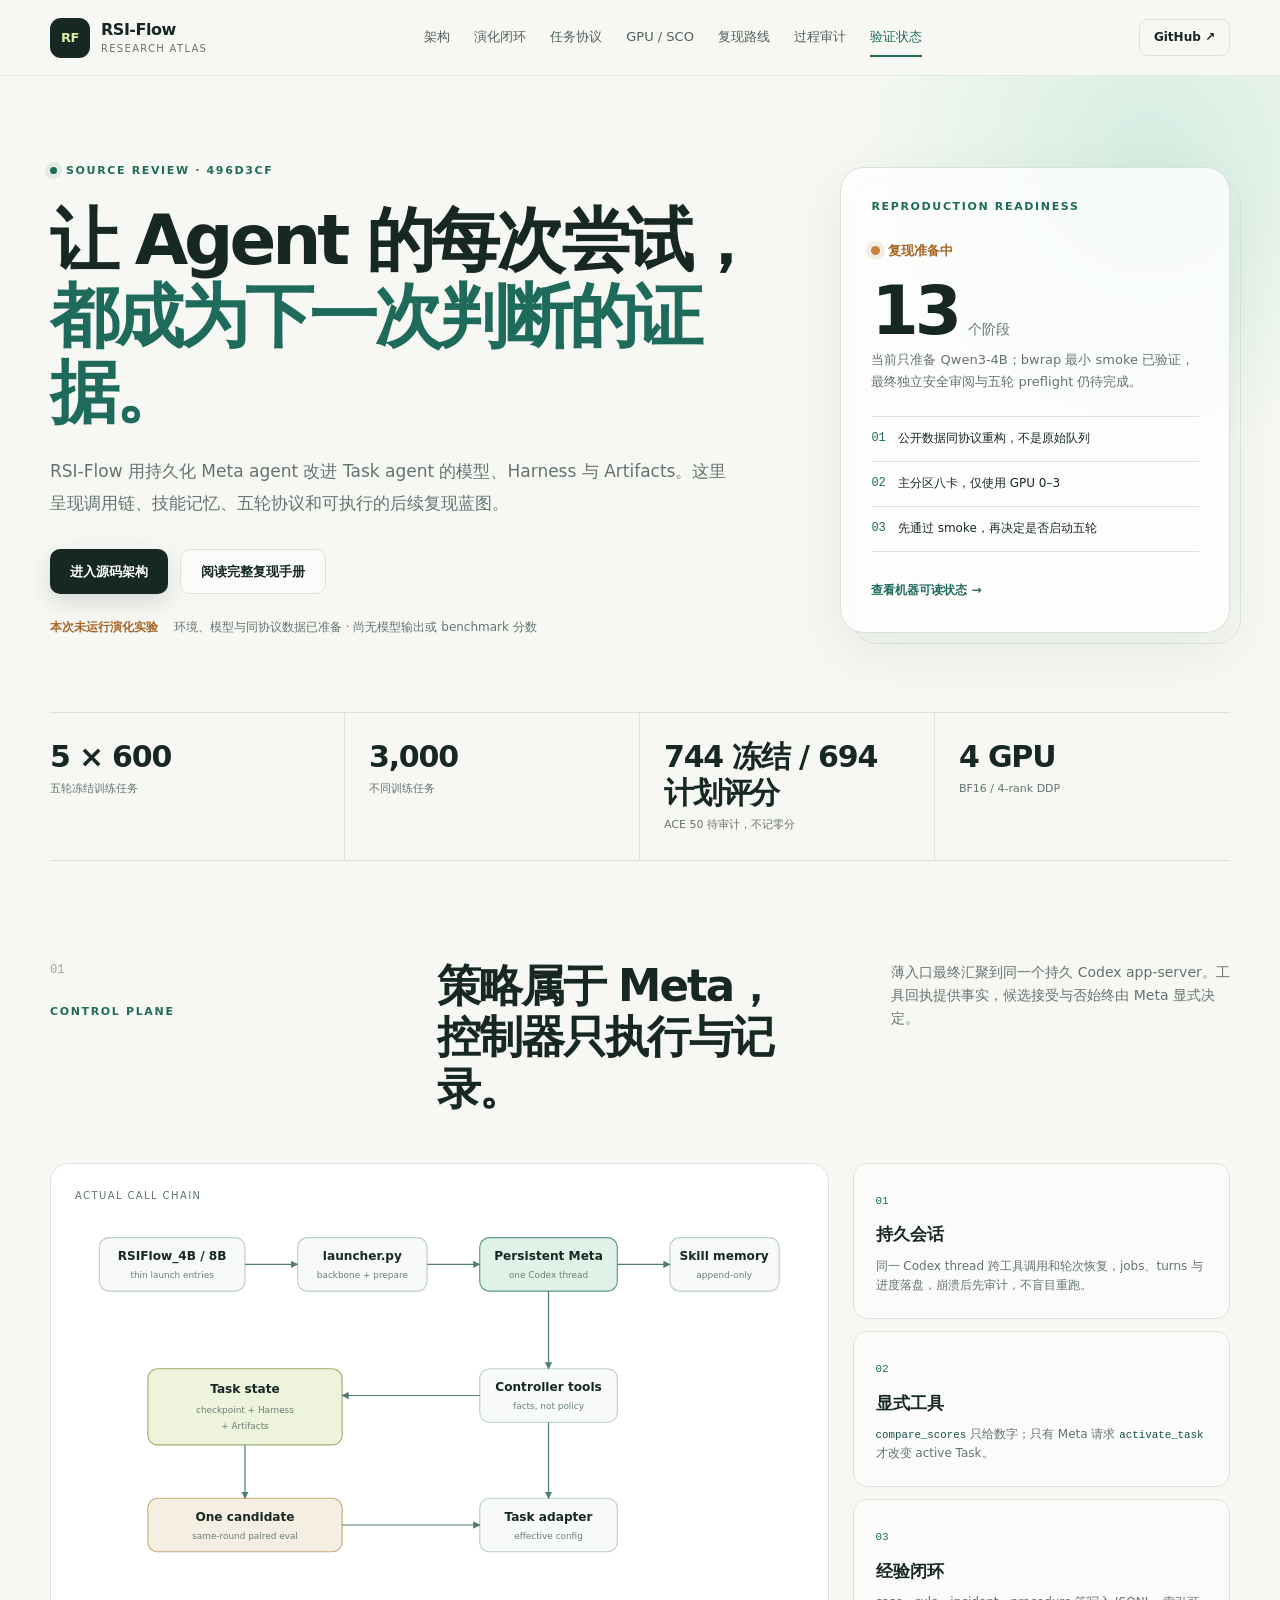
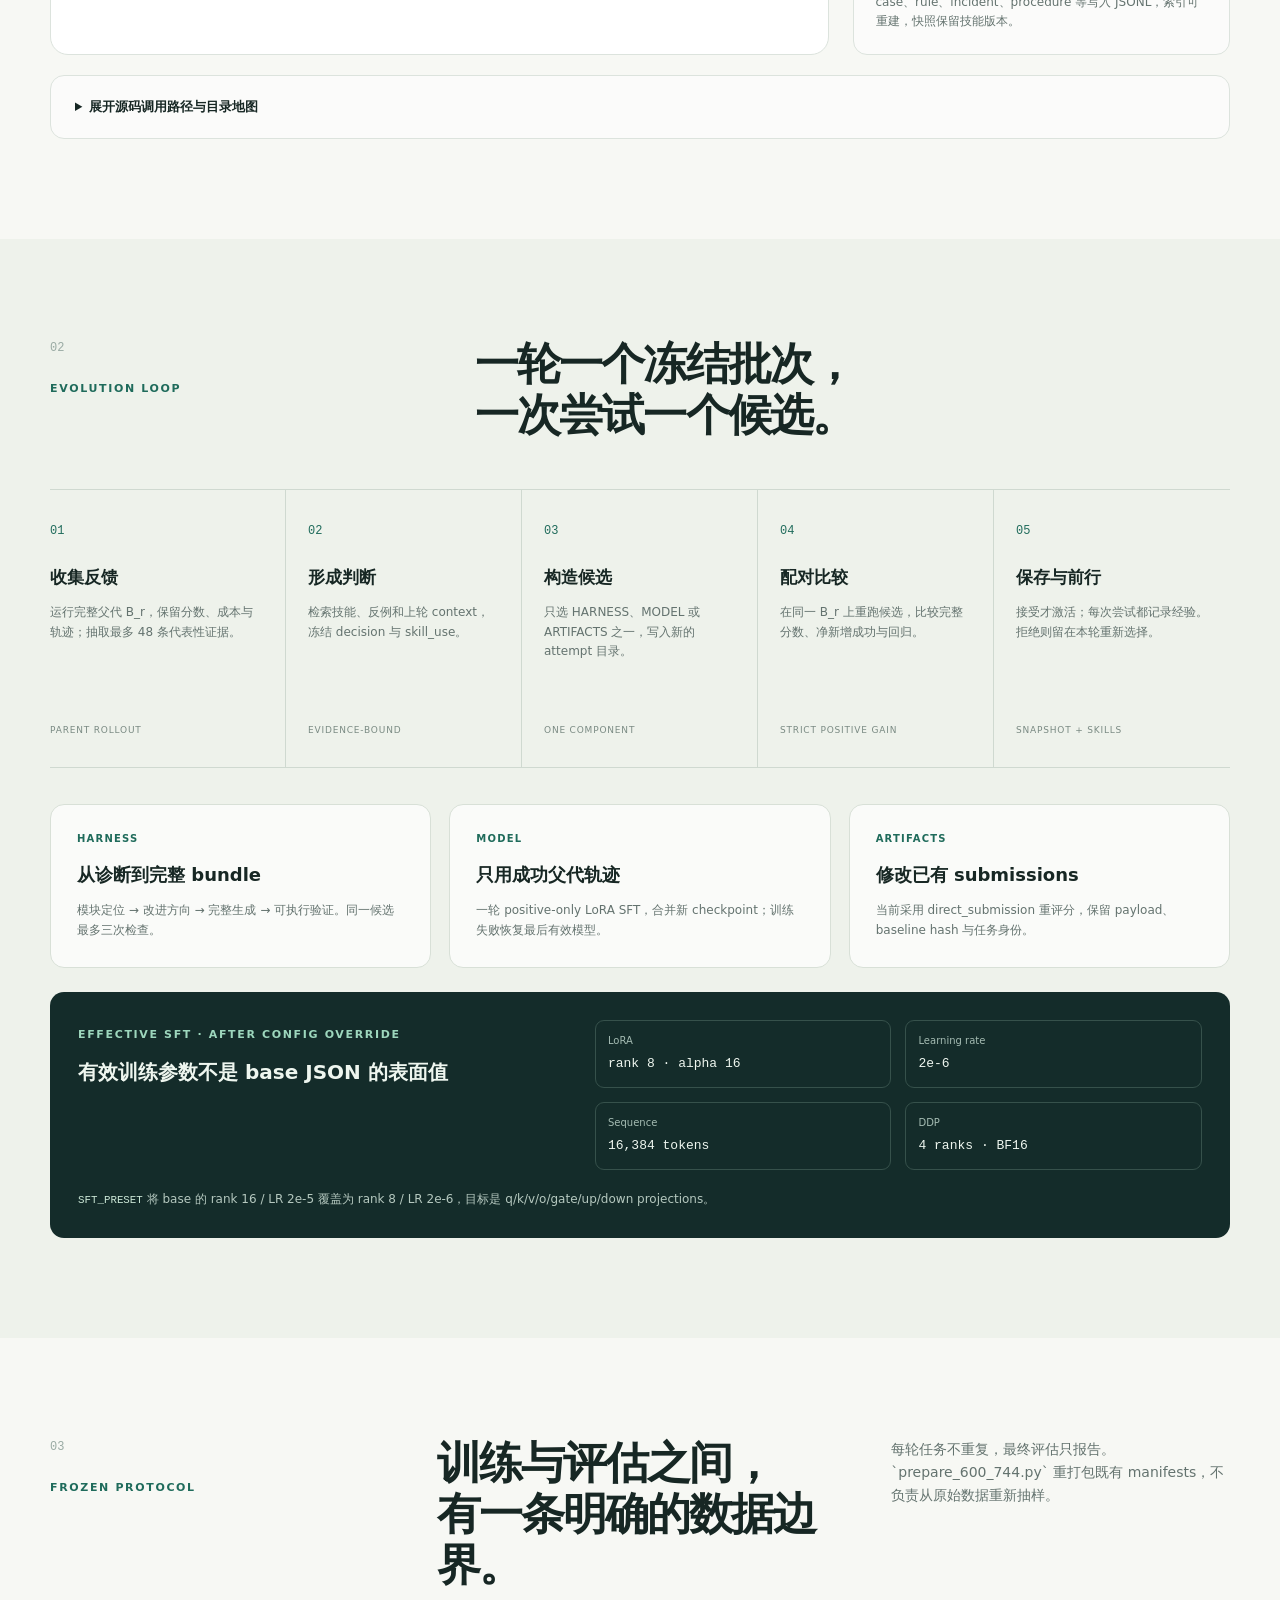
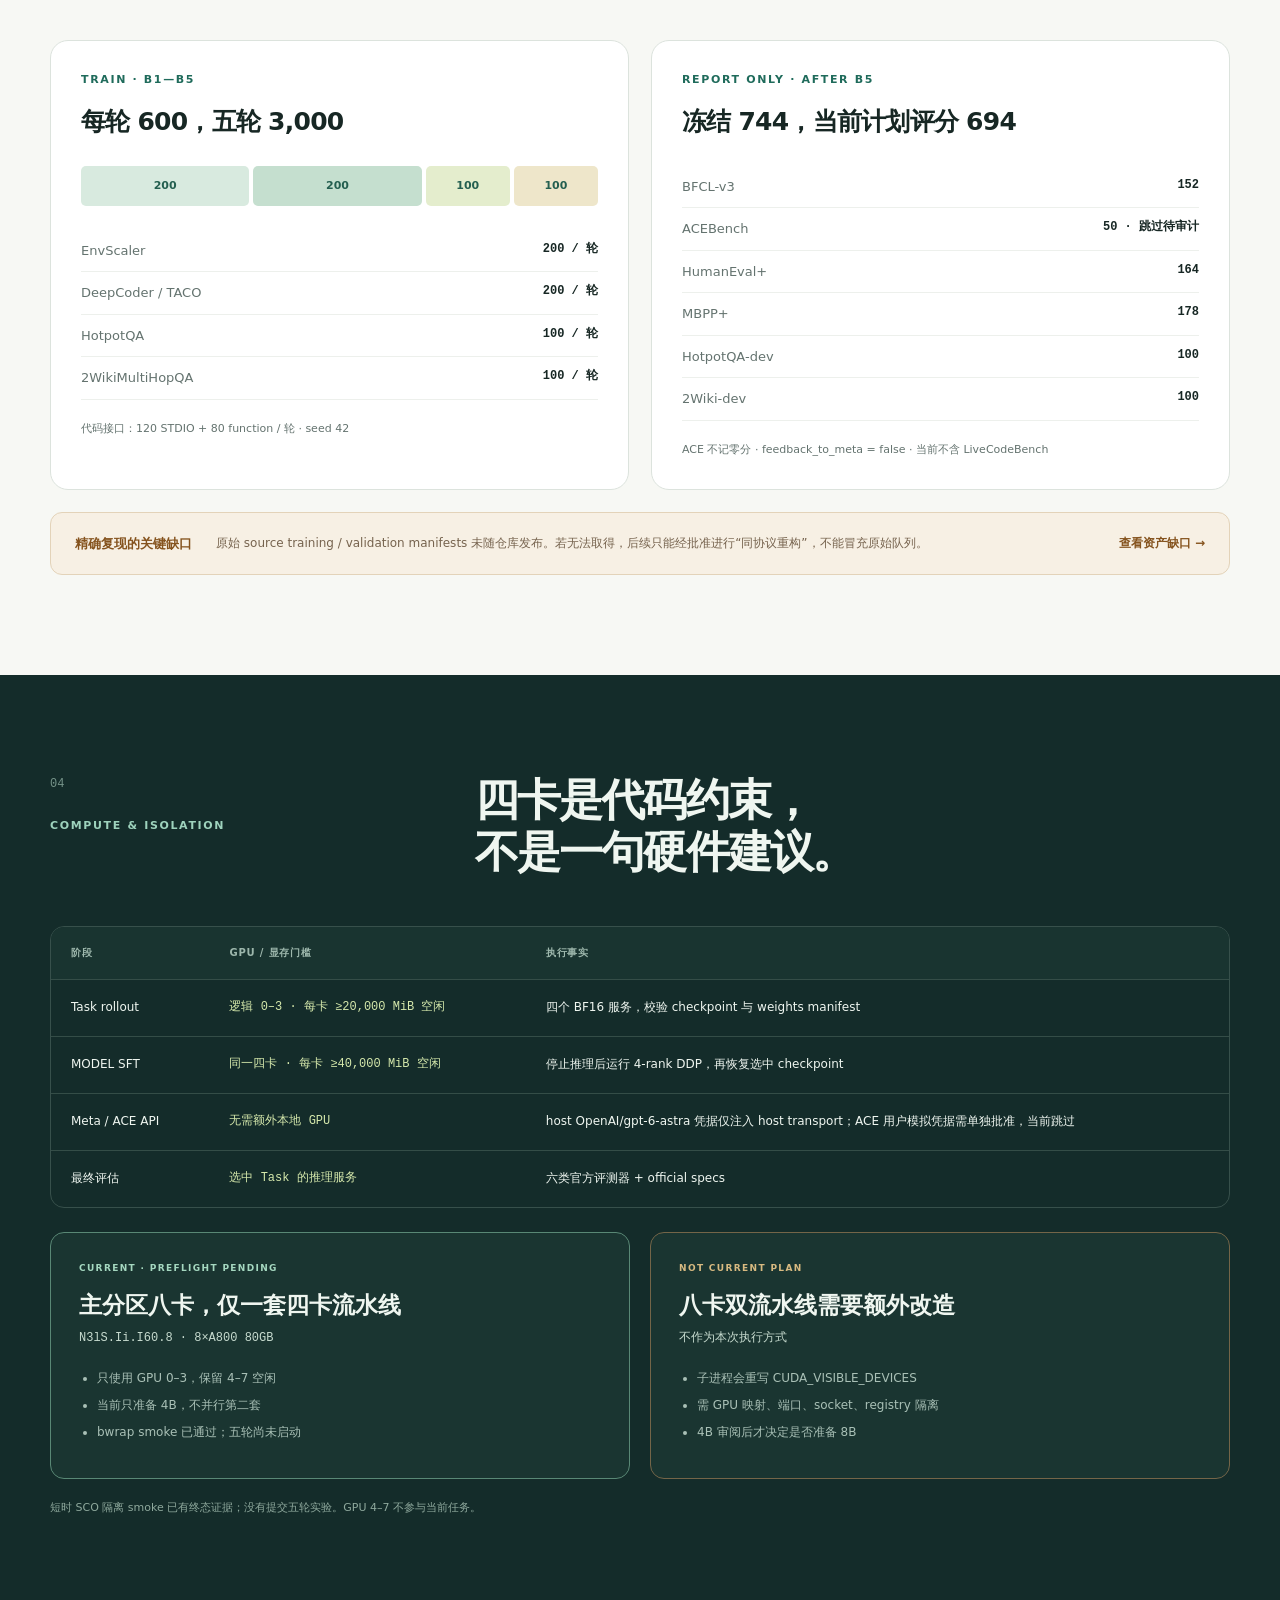
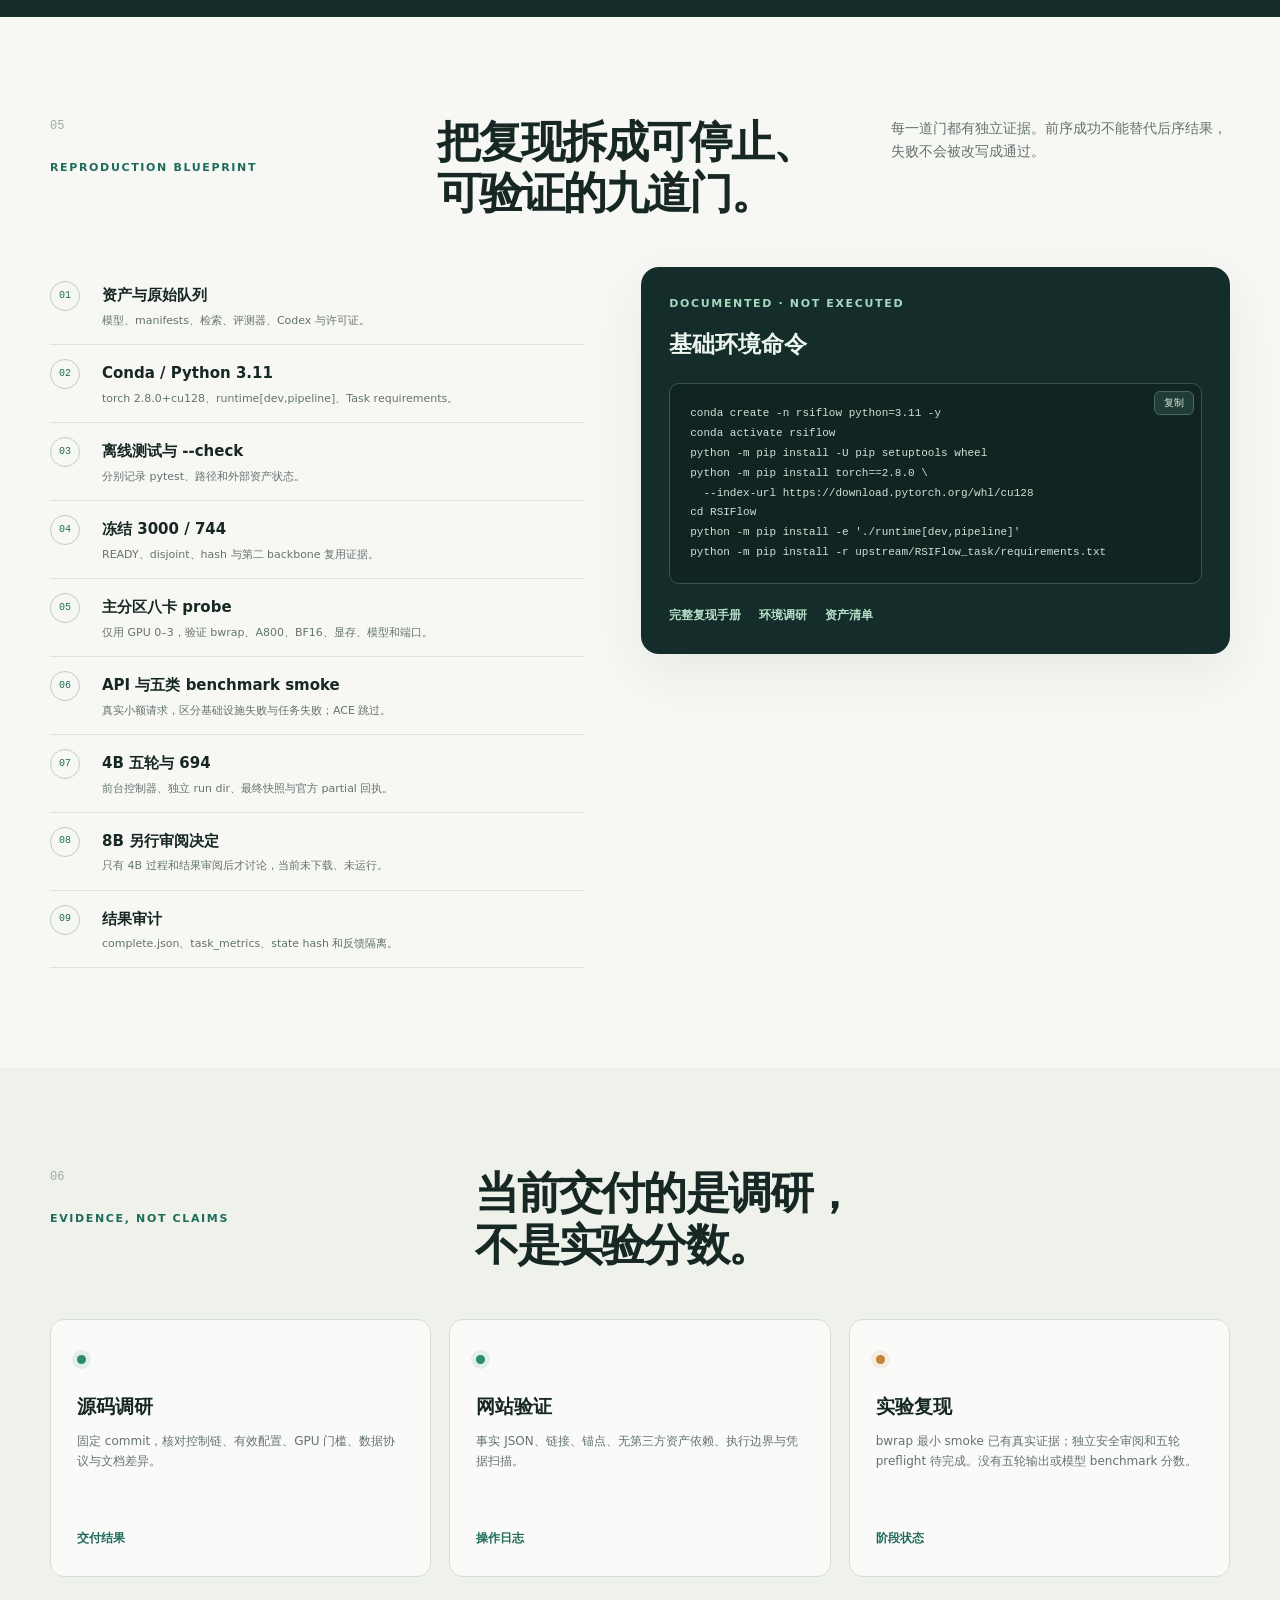
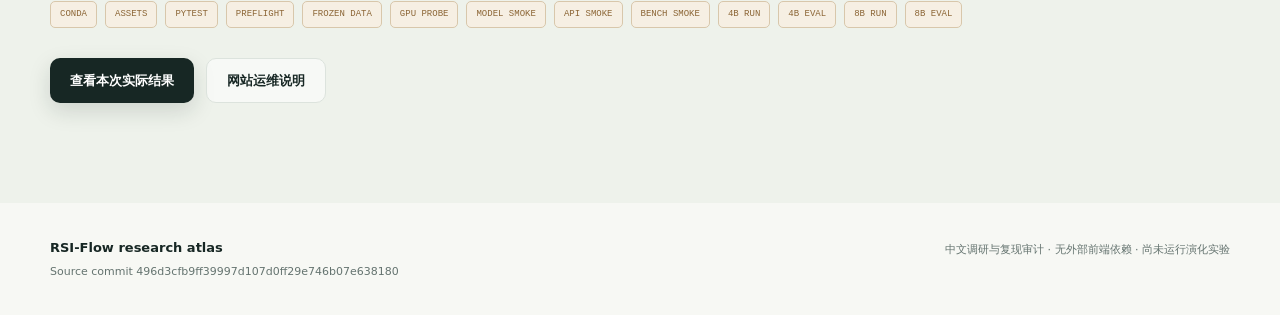
<file: web/index.html>
<!doctype html>
<html lang="zh-CN">
<head>
  <meta charset="utf-8">
  <meta name="viewport" content="width=device-width, initial-scale=1">
  <meta name="description" content="RSI-Flow 源码架构、实验协议、GPU 要求与后续复现方案调研。当前未运行实验。">
  <title>RSI-Flow · 源码调研与复现蓝图</title>
  <link rel="stylesheet" href="styles.css">
  <script src="app.js" defer></script>
</head>
<body>
  <a class="skip-link" href="#main">跳到主要内容</a>
  <header class="site-header">
    <a class="brand" href="#overview" aria-label="RSI-Flow 首页">
      <span class="brand-mark" aria-hidden="true">RF</span>
      <span><strong>RSI-Flow</strong><small>Research atlas</small></span>
    </a>
    <nav class="top-nav" aria-label="页面导航">
      <a href="#architecture">架构</a>
      <a href="#workflow">演化闭环</a>
      <a href="#benchmarks">任务协议</a>
      <a href="#resources">GPU / SCO</a>
      <a href="#reproduction">复现路线</a>
      <a href="process.html">过程审计</a>
      <a href="#verification">验证状态</a>
    </nav>
    <a class="source-link" href="https://github.com/1HUAN1/RSI-Flow" target="_blank" rel="noopener noreferrer">GitHub ↗</a>
  </header>

  <main id="main">
    <section class="hero" id="overview">
      <div class="hero-grid page-shell">
        <div class="hero-copy">
          <div class="eyebrow"><span class="pulse" aria-hidden="true"></span>SOURCE REVIEW · 496d3cf</div>
          <h1>让 Agent 的每次尝试，<br><span>都成为下一次判断的证据。</span></h1>
          <p class="hero-lead">RSI-Flow 用持久化 Meta agent 改进 Task agent 的模型、Harness 与 Artifacts。这里呈现调用链、技能记忆、五轮协议和可执行的后续复现蓝图。</p>
          <div class="hero-actions">
            <a class="button primary" href="#architecture">进入源码架构</a>
            <a class="button secondary" href="REPRODUCTION.md">阅读完整复现手册</a>
          </div>
          <div class="boundary-note"><strong>本次未运行演化实验</strong><span>环境、模型与同协议数据已准备 · 尚无模型输出或 benchmark 分数</span></div>
        </div>
        <aside class="readiness-card" aria-label="复现准备状态">
          <div class="card-kicker">REPRODUCTION READINESS</div>
          <div class="readiness-status"><span class="status-dot pending"></span>复现准备中</div>
          <div class="readiness-number">13<span>个阶段</span></div>
          <p>当前只准备 Qwen3-4B；bwrap 最小 smoke 已验证，最终独立安全审阅与五轮 preflight 仍待完成。</p>
          <ol class="readiness-list">
            <li><span>01</span>公开数据同协议重构，不是原始队列</li>
            <li><span>02</span>主分区八卡，仅使用 GPU 0–3</li>
            <li><span>03</span>先通过 smoke，再决定是否启动五轮</li>
          </ol>
          <a href="data/reproduction.json">查看机器可读状态 →</a>
        </aside>
      </div>
      <div class="metric-strip page-shell" aria-label="核心协议数字">
        <div><strong>5 × 600</strong><span>五轮冻结训练任务</span></div>
        <div><strong>3,000</strong><span>不同训练任务</span></div>
        <div><strong>744 冻结 / 694 计划评分</strong><span>ACE 50 待审计，不记零分</span></div>
        <div><strong>4 GPU</strong><span>BF16 / 4-rank DDP</span></div>
      </div>
    </section>

    <section class="section page-shell" id="architecture">
      <div class="section-heading">
        <div><span class="section-index">01</span><span class="eyebrow">CONTROL PLANE</span></div>
        <h2>策略属于 Meta，<br>控制器只执行与记录。</h2>
        <p>薄入口最终汇聚到同一个持久 Codex app-server。工具回执提供事实，候选接受与否始终由 Meta 显式决定。</p>
      </div>
      <div class="architecture-layout">
        <div class="diagram-card">
          <div class="diagram-label">ACTUAL CALL CHAIN</div>
          <svg class="architecture-svg" viewBox="0 0 900 470" role="img" aria-labelledby="arch-title arch-desc">
            <title id="arch-title">RSI-Flow 实际控制链</title>
            <desc id="arch-desc">4B 和 8B 入口经过 launcher、持久 Meta、控制工具和 Task Adapter，连接 Task 状态、候选和技能记忆。</desc>
            <defs><marker id="arrow" viewBox="0 0 10 10" refX="9" refY="5" markerWidth="6" markerHeight="6" orient="auto-start-reverse"><path d="M 0 0 L 10 5 L 0 10 z" fill="#4f7c73"/></marker></defs>
            <g class="svg-node"><rect x="30" y="28" width="180" height="66" rx="12"/><text x="120" y="56">RSIFlow_4B / 8B</text><text class="sub" x="120" y="78">thin launch entries</text></g>
            <g class="svg-node"><rect x="275" y="28" width="160" height="66" rx="12"/><text x="355" y="56">launcher.py</text><text class="sub" x="355" y="78">backbone + prepare</text></g>
            <g class="svg-node emphasis"><rect x="500" y="28" width="170" height="66" rx="12"/><text x="585" y="56">Persistent Meta</text><text class="sub" x="585" y="78">one Codex thread</text></g>
            <g class="svg-node"><rect x="735" y="28" width="135" height="66" rx="12"/><text x="802" y="56">Skill memory</text><text class="sub" x="802" y="78">append-only</text></g>
            <g class="svg-node"><rect x="500" y="190" width="170" height="66" rx="12"/><text x="585" y="218">Controller tools</text><text class="sub" x="585" y="240">facts, not policy</text></g>
            <g class="svg-node"><rect x="500" y="350" width="170" height="66" rx="12"/><text x="585" y="378">Task adapter</text><text class="sub" x="585" y="400">effective config</text></g>
            <g class="svg-node task"><rect x="90" y="190" width="240" height="94" rx="12"/><text x="210" y="220">Task state</text><text class="sub" x="210" y="244">checkpoint + Harness</text><text class="sub" x="210" y="264">+ Artifacts</text></g>
            <g class="svg-node candidate"><rect x="90" y="350" width="240" height="66" rx="12"/><text x="210" y="378">One candidate</text><text class="sub" x="210" y="400">same-round paired eval</text></g>
            <g class="svg-lines"><path d="M210 61 H275"/><path d="M435 61 H500"/><path d="M670 61 H735"/><path d="M585 94 V190"/><path d="M585 256 V350"/><path d="M500 223 H330"/><path d="M210 284 V350"/><path d="M330 383 H500"/></g>
          </svg>
        </div>
        <div class="architecture-notes">
          <article><span>01</span><h3>持久会话</h3><p>同一 Codex thread 跨工具调用和轮次恢复，jobs、turns 与进度落盘，崩溃后先审计，不盲目重跑。</p></article>
          <article><span>02</span><h3>显式工具</h3><p><code>compare_scores</code> 只给数字；只有 Meta 请求 <code>activate_task</code> 才改变 active Task。</p></article>
          <article><span>03</span><h3>经验闭环</h3><p>case、rule、incident、procedure 等写入 JSONL，索引可重建，快照保留技能版本。</p></article>
        </div>
      </div>
      <details class="code-disclosure">
        <summary>展开源码调用路径与目录地图</summary>
        <pre>RSIFlow_4B/launch.py 或 RSIFlow_8B/launch.py
  → RSIFlow/launcher.py
  → RSIFlow/launch_meta.py
  → PersistentMeta + Codex app-server
  → NativeExperimentTools / SubprocessToolExecutor
  → controller_tools.ControllerTools
  → task_adapter.TaskAdapter
  → runtime/rsiflow/task_meta + runtime/scripts</pre>
        <div class="link-row"><a href="data/repository.json">完整模块 JSON</a><a href="ASSETS.md">外部资产清单</a></div>
      </details>
    </section>

    <section class="section tinted" id="workflow">
      <div class="page-shell">
        <div class="section-heading compact">
          <div><span class="section-index">02</span><span class="eyebrow">EVOLUTION LOOP</span></div>
          <h2>一轮一个冻结批次，<br>一次尝试一个候选。</h2>
        </div>
        <ol class="workflow-grid">
          <li><span class="step-number">01</span><h3>收集反馈</h3><p>运行完整父代 B_r，保留分数、成本与轨迹；抽取最多 48 条代表性证据。</p><small>PARENT ROLLOUT</small></li>
          <li><span class="step-number">02</span><h3>形成判断</h3><p>检索技能、反例和上轮 context，冻结 decision 与 skill_use。</p><small>EVIDENCE-BOUND</small></li>
          <li><span class="step-number">03</span><h3>构造候选</h3><p>只选 HARNESS、MODEL 或 ARTIFACTS 之一，写入新的 attempt 目录。</p><small>ONE COMPONENT</small></li>
          <li><span class="step-number">04</span><h3>配对比较</h3><p>在同一 B_r 上重跑候选，比较完整分数、净新增成功与回归。</p><small>STRICT POSITIVE GAIN</small></li>
          <li><span class="step-number">05</span><h3>保存与前行</h3><p>接受才激活；每次尝试都记录经验。拒绝则留在本轮重新选择。</p><small>SNAPSHOT + SKILLS</small></li>
        </ol>
        <div class="component-grid">
          <article><div class="component-tag">HARNESS</div><h3>从诊断到完整 bundle</h3><p>模块定位 → 改进方向 → 完整生成 → 可执行验证。同一候选最多三次检查。</p></article>
          <article><div class="component-tag">MODEL</div><h3>只用成功父代轨迹</h3><p>一轮 positive-only LoRA SFT，合并新 checkpoint；训练失败恢复最后有效模型。</p></article>
          <article><div class="component-tag">ARTIFACTS</div><h3>修改已有 submissions</h3><p>当前采用 direct_submission 重评分，保留 payload、baseline hash 与任务身份。</p></article>
        </div>
        <div class="effective-config">
          <div><span class="eyebrow">EFFECTIVE SFT · AFTER CONFIG OVERRIDE</span><h3>有效训练参数不是 base JSON 的表面值</h3></div>
          <dl><div><dt>LoRA</dt><dd>rank 8 · alpha 16</dd></div><div><dt>Learning rate</dt><dd>2e-6</dd></div><div><dt>Sequence</dt><dd>16,384 tokens</dd></div><div><dt>DDP</dt><dd>4 ranks · BF16</dd></div></dl>
          <p><code>SFT_PRESET</code> 将 base 的 rank 16 / LR 2e-5 覆盖为 rank 8 / LR 2e-6，目标是 q/k/v/o/gate/up/down projections。</p>
        </div>
      </div>
    </section>

    <section class="section page-shell" id="benchmarks">
      <div class="section-heading">
        <div><span class="section-index">03</span><span class="eyebrow">FROZEN PROTOCOL</span></div>
        <h2>训练与评估之间，<br>有一条明确的数据边界。</h2>
        <p>每轮任务不重复，最终评估只报告。`prepare_600_744.py` 重打包既有 manifests，不负责从原始数据重新抽样。</p>
      </div>
      <div class="protocol-grid">
        <article class="protocol-card training-card">
          <div class="card-kicker">TRAIN · B1—B5</div><h3>每轮 600，五轮 3,000</h3>
          <div class="bar-segments" aria-label="每轮任务组成"><span style="--size:33.333%">200</span><span style="--size:33.333%">200</span><span style="--size:16.667%">100</span><span style="--size:16.667%">100</span></div>
          <ul class="data-list"><li><span>EnvScaler</span><strong>200 / 轮</strong></li><li><span>DeepCoder / TACO</span><strong>200 / 轮</strong></li><li><span>HotpotQA</span><strong>100 / 轮</strong></li><li><span>2WikiMultiHopQA</span><strong>100 / 轮</strong></li></ul>
          <p class="card-footnote">代码接口：120 STDIO + 80 function / 轮 · seed 42</p>
        </article>
        <article class="protocol-card validation-card">
          <div class="card-kicker">REPORT ONLY · AFTER B5</div><h3>冻结 744，当前计划评分 694</h3>
          <ul class="data-list"><li><span>BFCL-v3</span><strong>152</strong></li><li><span>ACEBench</span><strong>50 · 跳过待审计</strong></li><li><span>HumanEval+</span><strong>164</strong></li><li><span>MBPP+</span><strong>178</strong></li><li><span>HotpotQA-dev</span><strong>100</strong></li><li><span>2Wiki-dev</span><strong>100</strong></li></ul>
          <p class="card-footnote">ACE 不记零分 · feedback_to_meta = false · 当前不含 LiveCodeBench</p>
        </article>
      </div>
      <div class="warning-band"><strong>精确复现的关键缺口</strong><p>原始 source training / validation manifests 未随仓库发布。若无法取得，后续只能经批准进行“同协议重构”，不能冒充原始队列。</p><a href="ASSETS.md">查看资产缺口 →</a></div>
    </section>

    <section class="section dark-section" id="resources">
      <div class="page-shell">
        <div class="section-heading compact">
          <div><span class="section-index">04</span><span class="eyebrow">COMPUTE & ISOLATION</span></div>
          <h2>四卡是代码约束，<br>不是一句硬件建议。</h2>
        </div>
        <div class="gpu-table-wrap">
          <table class="gpu-table">
            <thead><tr><th>阶段</th><th>GPU / 显存门槛</th><th>执行事实</th></tr></thead>
            <tbody>
              <tr><td>Task rollout</td><td>逻辑 0–3 · 每卡 ≥20,000 MiB 空闲</td><td>四个 BF16 服务，校验 checkpoint 与 weights manifest</td></tr>
              <tr><td>MODEL SFT</td><td>同一四卡 · 每卡 ≥40,000 MiB 空闲</td><td>停止推理后运行 4-rank DDP，再恢复选中 checkpoint</td></tr>
              <tr><td>Meta / ACE API</td><td>无需额外本地 GPU</td><td>host OpenAI/gpt-6-astra 凭据仅注入 host transport；ACE 用户模拟凭据需单独批准，当前跳过</td></tr>
              <tr><td>最终评估</td><td>选中 Task 的推理服务</td><td>六类官方评测器 + official specs</td></tr>
            </tbody>
          </table>
        </div>
        <div class="deployment-grid">
          <article class="deployment recommended"><div class="card-kicker">CURRENT · PREFLIGHT PENDING</div><h3>主分区八卡，仅一套四卡流水线</h3><p class="deployment-spec">N3lS.Ii.I60.8 · 8×A800 80GB</p><ul><li>只使用 GPU 0–3，保留 4–7 空闲</li><li>当前只准备 4B，不并行第二套</li><li>bwrap smoke 已通过；五轮尚未启动</li></ul></article>
          <article class="deployment conditional"><div class="card-kicker">NOT CURRENT PLAN</div><h3>八卡双流水线需要额外改造</h3><p class="deployment-spec">不作为本次执行方式</p><ul><li>子进程会重写 CUDA_VISIBLE_DEVICES</li><li>需 GPU 映射、端口、socket、registry 隔离</li><li>4B 审阅后才决定是否准备 8B</li></ul></article>
        </div>
        <p class="resource-note">短时 SCO 隔离 smoke 已有终态证据；没有提交五轮实验。GPU 4–7 不参与当前任务。</p>
      </div>
    </section>

    <section class="section page-shell" id="reproduction">
      <div class="section-heading">
        <div><span class="section-index">05</span><span class="eyebrow">REPRODUCTION BLUEPRINT</span></div>
        <h2>把复现拆成可停止、<br>可验证的九道门。</h2>
        <p>每一道门都有独立证据。前序成功不能替代后序结果，失败不会被改写成通过。</p>
      </div>
      <div class="repro-layout">
        <ol class="repro-steps">
          <li><span>01</span><div><h3>资产与原始队列</h3><p>模型、manifests、检索、评测器、Codex 与许可证。</p></div></li>
          <li><span>02</span><div><h3>Conda / Python 3.11</h3><p>torch 2.8.0+cu128、runtime[dev,pipeline]、Task requirements。</p></div></li>
          <li><span>03</span><div><h3>离线测试与 --check</h3><p>分别记录 pytest、路径和外部资产状态。</p></div></li>
          <li><span>04</span><div><h3>冻结 3000 / 744</h3><p>READY、disjoint、hash 与第二 backbone 复用证据。</p></div></li>
          <li><span>05</span><div><h3>主分区八卡 probe</h3><p>仅用 GPU 0–3，验证 bwrap、A800、BF16、显存、模型和端口。</p></div></li>
          <li><span>06</span><div><h3>API 与五类 benchmark smoke</h3><p>真实小额请求，区分基础设施失败与任务失败；ACE 跳过。</p></div></li>
          <li><span>07</span><div><h3>4B 五轮与 694</h3><p>前台控制器、独立 run dir、最终快照与官方 partial 回执。</p></div></li>
          <li><span>08</span><div><h3>8B 另行审阅决定</h3><p>只有 4B 过程和结果审阅后才讨论，当前未下载、未运行。</p></div></li>
          <li><span>09</span><div><h3>结果审计</h3><p>complete.json、task_metrics、state hash 和反馈隔离。</p></div></li>
        </ol>
        <aside class="command-card">
          <div class="card-kicker">DOCUMENTED · NOT EXECUTED</div>
          <h3>基础环境命令</h3>
          <div class="code-wrap"><button class="copy-button" data-copy-target="conda-command" type="button">复制</button><pre id="conda-command">conda create -n rsiflow python=3.11 -y
conda activate rsiflow
python -m pip install -U pip setuptools wheel
python -m pip install torch==2.8.0 \
  --index-url https://download.pytorch.org/whl/cu128
cd RSIFlow
python -m pip install -e './runtime[dev,pipeline]'
python -m pip install -r upstream/RSIFlow_task/requirements.txt</pre></div>
          <div class="document-links"><a href="REPRODUCTION.md">完整复现手册</a><a href="ENVIRONMENT.md">环境调研</a><a href="ASSETS.md">资产清单</a></div>
        </aside>
      </div>
    </section>

    <section class="section tinted" id="verification">
      <div class="page-shell">
        <div class="section-heading compact">
          <div><span class="section-index">06</span><span class="eyebrow">EVIDENCE, NOT CLAIMS</span></div>
          <h2>当前交付的是调研，<br>不是实验分数。</h2>
        </div>
        <div class="verification-grid">
          <article class="verification-card"><span class="status-dot done"></span><h3>源码调研</h3><p>固定 commit，核对控制链、有效配置、GPU 门槛、数据协议与文档差异。</p><a href="RESULTS.md">交付结果</a></article>
          <article class="verification-card"><span class="status-dot done"></span><h3>网站验证</h3><p>事实 JSON、链接、锚点、无第三方资产依赖、执行边界与凭据扫描。</p><a href="OPERATIONS.md">操作日志</a></article>
          <article class="verification-card pending-card"><span class="status-dot pending"></span><h3>实验复现</h3><p>bwrap 最小 smoke 已有真实证据；独立安全审阅和五轮 preflight 待完成。没有五轮输出或模型 benchmark 分数。</p><a href="data/reproduction.json">阶段状态</a></article>
        </div>
        <div class="pending-register">
          <span>CONDA</span><span>ASSETS</span><span>PYTEST</span><span>PREFLIGHT</span><span>FROZEN DATA</span><span>GPU PROBE</span><span>MODEL SMOKE</span><span>API SMOKE</span><span>BENCH SMOKE</span><span>4B RUN</span><span>4B EVAL</span><span>8B RUN</span><span>8B EVAL</span>
        </div>
        <div class="final-links"><a class="button primary" href="RESULTS.md">查看本次实际结果</a><a class="button secondary" href="README.md">网站运维说明</a></div>
      </div>
    </section>
  </main>

  <footer class="site-footer page-shell">
    <div><strong>RSI-Flow research atlas</strong><p>Source commit 496d3cfb9ff39997d107d0ff29e746b07e638180</p></div>
    <p>中文调研与复现审计 · 无外部前端依赖 · 尚未运行演化实验</p>
  </footer>
</body>
</html>
</file>
<file: web/styles.css>
:root {
  --ink: #172724;
  --muted: #64736f;
  --paper: #f7f8f4;
  --surface: #ffffff;
  --line: #dce3dd;
  --green: #1f6b5b;
  --green-dark: #135247;
  --mint: #cceadd;
  --lime: #d9ef9f;
  --amber: #a66424;
  --navy: #142c2a;
  --radius: 18px;
  --shadow: 0 18px 55px rgba(25, 55, 45, .08);
}

* { box-sizing: border-box; }
html { scroll-behavior: smooth; scroll-padding-top: 100px; }
body { margin: 0; color: var(--ink); background: var(--paper); font-family: Inter, ui-sans-serif, system-ui, -apple-system, BlinkMacSystemFont, "Segoe UI", "PingFang SC", "Microsoft YaHei", sans-serif; line-height: 1.65; }
a { color: inherit; text-decoration: none; }
a:hover { color: var(--green); }
button, a { -webkit-tap-highlight-color: transparent; }
:focus-visible { outline: 3px solid #8b5cf6; outline-offset: 4px; }
code, pre { font-family: "SFMono-Regular", Consolas, "Liberation Mono", monospace; }
code { font-size: .9em; color: var(--green-dark); }
pre { white-space: pre-wrap; overflow-wrap: anywhere; }
.page-shell { width: min(1180px, calc(100% - 48px)); margin-inline: auto; }
.skip-link { position: fixed; top: -60px; left: 20px; z-index: 100; padding: 10px 16px; background: var(--ink); color: white; border-radius: 8px; }
.skip-link:focus { top: 12px; }

.site-header { position: sticky; top: 0; z-index: 20; display: grid; grid-template-columns: auto 1fr auto; align-items: center; gap: 28px; min-height: 76px; padding: 10px max(24px, calc((100vw - 1180px) / 2)); border-bottom: 1px solid rgba(220, 227, 221, .85); background: rgba(247, 248, 244, .92); backdrop-filter: blur(18px); }
.brand { display: flex; align-items: center; gap: 11px; }
.brand-mark { display: grid; place-items: center; width: 40px; height: 40px; border-radius: 11px; background: var(--ink); color: var(--lime); font-size: 13px; font-weight: 800; letter-spacing: -.03em; }
.brand strong, .brand small { display: block; line-height: 1.15; }
.brand strong { font-size: 16px; letter-spacing: -.03em; }
.brand small { margin-top: 4px; color: var(--muted); font-size: 10px; text-transform: uppercase; letter-spacing: .13em; }
.top-nav { display: flex; justify-content: center; gap: 24px; font-size: 13px; color: #50605b; }
.top-nav a { padding: 8px 0; border-bottom: 2px solid transparent; }
.top-nav a.active { color: var(--green); border-color: var(--green); }
.source-link { padding: 8px 14px; border: 1px solid var(--line); border-radius: 9px; font-size: 12px; font-weight: 700; }

.hero { position: relative; overflow: hidden; padding: 86px 0 0; }
.hero::before { content: ""; position: absolute; width: 620px; height: 620px; right: -180px; top: -230px; border-radius: 50%; background: radial-gradient(circle, rgba(204, 234, 221, .8), rgba(204, 234, 221, 0) 70%); pointer-events: none; }
.hero-grid { position: relative; display: grid; grid-template-columns: 1.55fr .85fr; gap: 80px; align-items: center; }
.eyebrow, .card-kicker { color: var(--green); font-size: 11px; font-weight: 800; letter-spacing: .15em; text-transform: uppercase; }
.pulse { display: inline-block; width: 7px; height: 7px; margin-right: 9px; border-radius: 50%; background: var(--green); box-shadow: 0 0 0 5px rgba(31, 107, 91, .1); }
h1, h2, h3, p { margin-top: 0; }
h1 { margin: 22px 0 26px; font-size: clamp(42px, 5.4vw, 72px); line-height: 1.1; letter-spacing: -.06em; font-weight: 750; }
h1 span { color: var(--green); }
.hero-lead { max-width: 690px; color: var(--muted); font-size: 17px; line-height: 1.85; }
.hero-actions, .final-links { display: flex; flex-wrap: wrap; gap: 12px; margin-top: 30px; }
.button { display: inline-flex; align-items: center; justify-content: center; min-height: 45px; padding: 10px 20px; border-radius: 10px; font-size: 13px; font-weight: 750; }
.button.primary { background: var(--ink); color: white; box-shadow: 0 8px 22px rgba(23, 39, 36, .15); }
.button.primary:hover { background: var(--green); color: white; }
.button.secondary { border: 1px solid var(--line); background: rgba(255,255,255,.55); }
.boundary-note { display: flex; flex-wrap: wrap; gap: 8px 16px; margin-top: 24px; font-size: 12px; }
.boundary-note strong { color: var(--amber); }
.boundary-note span { color: var(--muted); }
.readiness-card { position: relative; padding: 30px; border: 1px solid #d7e2d9; border-radius: 24px; background: rgba(255, 255, 255, .76); box-shadow: var(--shadow); }
.readiness-card::after { content: ""; position: absolute; inset: 12px -12px -12px 12px; z-index: -1; border: 1px solid #dfe7df; border-radius: 24px; }
.readiness-status { display: flex; align-items: center; gap: 8px; margin-top: 24px; color: var(--amber); font-size: 13px; font-weight: 700; }
.status-dot { display: inline-block; width: 9px; height: 9px; border-radius: 50%; }
.status-dot.pending { background: #c78338; box-shadow: 0 0 0 5px rgba(199, 131, 56, .12); }
.status-dot.done { background: #2c8a70; box-shadow: 0 0 0 5px rgba(44, 138, 112, .12); }
.readiness-number { margin: 16px 0 4px; font-size: 68px; line-height: 1; font-weight: 730; letter-spacing: -.06em; }
.readiness-number span { margin-left: 10px; color: var(--muted); font-size: 14px; font-weight: 500; letter-spacing: 0; }
.readiness-card p { color: var(--muted); font-size: 13px; }
.readiness-list { margin: 24px 0; padding: 0; list-style: none; border-top: 1px solid var(--line); }
.readiness-list li { display: flex; gap: 12px; padding: 12px 0; border-bottom: 1px solid var(--line); font-size: 12px; }
.readiness-list span { color: var(--green); font-family: monospace; }
.readiness-card > a { color: var(--green); font-size: 12px; font-weight: 700; }
.metric-strip { position: relative; display: grid; grid-template-columns: repeat(4, 1fr); margin-top: 74px; border-block: 1px solid var(--line); }
.metric-strip > div { padding: 26px 24px; border-right: 1px solid var(--line); }
.metric-strip > div:first-child { padding-left: 0; }
.metric-strip > div:last-child { border-right: 0; }
.metric-strip strong, .metric-strip span { display: block; }
.metric-strip strong { font-size: 30px; line-height: 1.2; letter-spacing: -.04em; }
.metric-strip span { margin-top: 5px; color: var(--muted); font-size: 11px; }

.section { padding: 100px 0; }
.section-heading { display: grid; grid-template-columns: 1fr 1.2fr 1fr; gap: 48px; align-items: start; margin-bottom: 48px; }
.section-heading.compact { grid-template-columns: 1fr 2fr; }
.section-heading h2 { margin: 0; font-size: clamp(30px, 3.4vw, 46px); line-height: 1.18; letter-spacing: -.045em; }
.section-heading p { color: var(--muted); font-size: 14px; }
.section-index { display: block; margin-bottom: 16px; color: #9aaba4; font-family: monospace; font-size: 12px; }
.architecture-layout { display: grid; grid-template-columns: 1.65fr .8fr; gap: 24px; }
.diagram-card { padding: 24px; border: 1px solid var(--line); border-radius: var(--radius); background: var(--surface); }
.diagram-label { color: var(--muted); font-size: 10px; letter-spacing: .14em; }
.architecture-svg { display: block; width: 100%; height: auto; margin-top: 10px; }
.svg-node rect { fill: #f7faf7; stroke: #bdcec4; stroke-width: 1.4; }
.svg-node text { fill: var(--ink); font-size: 15px; font-weight: 700; text-anchor: middle; }
.svg-node text.sub { fill: #6c7d77; font-size: 11px; font-weight: 400; }
.svg-node.emphasis rect { fill: #e0f1e7; stroke: #5a9a80; }
.svg-node.task rect { fill: #eef3dc; stroke: #9caf6c; }
.svg-node.candidate rect { fill: #f5efe3; stroke: #c7a977; }
.svg-lines path { fill: none; stroke: #4f7c73; stroke-width: 1.5; marker-end: url(#arrow); }
.architecture-notes { display: grid; gap: 12px; }
.architecture-notes article { padding: 22px; border: 1px solid var(--line); border-radius: 14px; background: rgba(255,255,255,.55); }
.architecture-notes article > span { color: var(--green); font-family: monospace; font-size: 11px; }
.architecture-notes h3 { margin: 8px 0; font-size: 17px; }
.architecture-notes p { margin: 0; color: var(--muted); font-size: 12px; }
.code-disclosure { margin-top: 20px; padding: 20px 24px; border: 1px solid var(--line); border-radius: 14px; background: rgba(255,255,255,.55); }
.code-disclosure summary { cursor: pointer; font-size: 13px; font-weight: 700; }
.code-disclosure pre { padding: 18px; border-radius: 10px; background: var(--navy); color: #d9e8df; font-size: 12px; line-height: 1.8; }
.link-row, .document-links { display: flex; flex-wrap: wrap; gap: 18px; color: var(--green); font-size: 12px; font-weight: 700; }

.tinted { background: #eef2eb; }
.workflow-grid { display: grid; grid-template-columns: repeat(5, 1fr); gap: 0; margin: 0 0 36px; padding: 0; list-style: none; border-block: 1px solid #cfd9d0; }
.workflow-grid li { position: relative; padding: 26px 22px; border-right: 1px solid #cfd9d0; }
.workflow-grid li:first-child { padding-left: 0; }
.workflow-grid li:last-child { border-right: 0; }
.step-number { color: var(--green); font-family: monospace; font-size: 12px; }
.workflow-grid h3 { margin: 20px 0 12px; font-size: 17px; }
.workflow-grid p { min-height: 100px; color: var(--muted); font-size: 12px; }
.workflow-grid small { color: #7a8a83; font-size: 9px; letter-spacing: .09em; }
.component-grid { display: grid; grid-template-columns: repeat(3, 1fr); gap: 18px; }
.component-grid article { padding: 26px; border-radius: 14px; background: rgba(255,255,255,.7); border: 1px solid #d8e0d7; }
.component-tag { color: var(--green); font-size: 10px; font-weight: 800; letter-spacing: .12em; }
.component-grid h3 { margin: 12px 0; font-size: 18px; }
.component-grid p { margin: 0; color: var(--muted); font-size: 12px; }
.effective-config { display: grid; grid-template-columns: 1.1fr 1.4fr; gap: 20px 40px; margin-top: 24px; padding: 28px; border-radius: 14px; background: var(--navy); color: #eef6ef; }
.effective-config h3 { margin: 10px 0 0; font-size: 20px; }
.effective-config .eyebrow { color: #9dd7bd; }
.effective-config dl { display: grid; grid-template-columns: repeat(2, 1fr); gap: 14px; margin: 0; }
.effective-config dl div { padding: 12px; border: 1px solid #36514b; border-radius: 9px; }
.effective-config dt { color: #a5bcb3; font-size: 10px; }
.effective-config dd { margin: 4px 0 0; font-family: monospace; font-size: 13px; }
.effective-config > p { grid-column: 1 / -1; margin: 0; color: #b5c8bf; font-size: 12px; }
.effective-config code { color: #cce8d7; }

.protocol-grid { display: grid; grid-template-columns: 1fr 1fr; gap: 22px; }
.protocol-card { padding: 30px; border: 1px solid var(--line); border-radius: var(--radius); background: var(--surface); }
.protocol-card h3 { margin: 12px 0 24px; font-size: 25px; letter-spacing: -.03em; }
.bar-segments { display: flex; gap: 4px; height: 40px; margin-bottom: 24px; }
.bar-segments span { display: grid; place-items: center; flex: var(--size); border-radius: 5px; background: #d8eadf; color: #245f50; font-size: 11px; font-weight: 700; }
.bar-segments span:nth-child(2) { background: #c5dfcf; }
.bar-segments span:nth-child(3) { background: #e4edcd; }
.bar-segments span:nth-child(4) { background: #eee6ca; }
.data-list { margin: 0; padding: 0; list-style: none; }
.data-list li { display: flex; justify-content: space-between; gap: 20px; padding: 10px 0; border-bottom: 1px solid #edf0ec; font-size: 13px; }
.data-list li span { color: var(--muted); }
.data-list li strong { font-family: monospace; font-size: 12px; }
.card-footnote { margin: 20px 0 0; color: var(--muted); font-size: 11px; }
.warning-band { display: grid; grid-template-columns: auto 1fr auto; gap: 24px; align-items: center; margin-top: 22px; padding: 20px 24px; border: 1px solid #e3d3b9; border-radius: 12px; background: #f7f0e4; }
.warning-band strong { color: #85531e; font-size: 13px; }
.warning-band p { margin: 0; color: #76634e; font-size: 12px; }
.warning-band a { color: #85531e; font-size: 12px; font-weight: 700; }

.dark-section { background: var(--navy); color: #eff6f0; }
.dark-section .section-index { color: #76948a; }
.dark-section .eyebrow { color: #9ed3bd; }
.gpu-table-wrap { overflow-x: auto; border: 1px solid #37504b; border-radius: 14px; }
.gpu-table { width: 100%; border-collapse: collapse; min-width: 760px; font-size: 12px; }
.gpu-table th, .gpu-table td { padding: 18px 20px; text-align: left; border-bottom: 1px solid #344d47; }
.gpu-table th { color: #9db7ac; background: #193430; font-size: 10px; letter-spacing: .08em; }
.gpu-table td:nth-child(2) { color: #d6e9ac; font-family: monospace; }
.gpu-table tr:last-child td { border-bottom: 0; }
.deployment-grid { display: grid; grid-template-columns: 1fr 1fr; gap: 20px; margin-top: 24px; }
.deployment { padding: 28px; border: 1px solid #3b554e; border-radius: 14px; background: #1a3531; }
.deployment.recommended { border-color: #598875; }
.deployment.conditional { border-color: #746548; }
.deployment .card-kicker { color: #a5d8c0; font-size: 9px; }
.deployment.conditional .card-kicker { color: #d8ba81; }
.deployment h3 { margin: 12px 0 4px; font-size: 23px; }
.deployment-spec { color: #c7dbcf; font-family: monospace; font-size: 12px; }
.deployment ul { margin: 20px 0 0; padding-left: 18px; color: #a9c0b6; font-size: 12px; }
.deployment li { margin: 7px 0; }
.resource-note { margin: 20px 0 0; color: #8fa99d; font-size: 11px; }

.repro-layout { display: grid; grid-template-columns: 1fr 1.1fr; gap: 56px; align-items: start; }
.repro-steps { margin: 0; padding: 0; list-style: none; }
.repro-steps li { display: grid; grid-template-columns: 38px 1fr; gap: 14px; padding: 14px 0; border-bottom: 1px solid var(--line); }
.repro-steps li > span { display: grid; place-items: center; width: 30px; height: 30px; border: 1px solid #bfcfc5; border-radius: 50%; color: var(--green); font-family: monospace; font-size: 10px; }
.repro-steps h3 { margin: 2px 0 4px; font-size: 15px; }
.repro-steps p { margin: 0; color: var(--muted); font-size: 11px; }
.command-card { position: sticky; top: 105px; padding: 28px; border-radius: var(--radius); background: var(--navy); color: #edf5ef; box-shadow: var(--shadow); }
.command-card .card-kicker { color: #a6d8c0; }
.command-card h3 { margin: 12px 0 20px; font-size: 23px; }
.code-wrap { position: relative; }
.code-wrap pre { margin: 0; padding: 20px; border: 1px solid #3b544e; border-radius: 10px; background: #102522; color: #cfe1d5; font-size: 11px; line-height: 1.8; }
.copy-button { position: absolute; top: 8px; right: 8px; padding: 4px 9px; border: 1px solid #4b665e; border-radius: 6px; background: #203c36; color: #d8e9df; cursor: pointer; font-size: 10px; }
.document-links { margin-top: 22px; }
.document-links a { color: #b5dfc7; }

.verification-grid { display: grid; grid-template-columns: repeat(3, 1fr); gap: 18px; }
.verification-card { padding: 26px; border: 1px solid #d4dfd5; border-radius: 14px; background: rgba(255,255,255,.7); }
.verification-card h3 { margin: 18px 0 10px; font-size: 19px; }
.verification-card p { min-height: 80px; color: var(--muted); font-size: 12px; }
.verification-card a { color: var(--green); font-size: 12px; font-weight: 700; }
.pending-register { display: flex; flex-wrap: wrap; gap: 8px; margin-top: 24px; }
.pending-register span { padding: 5px 9px; border: 1px solid #d8c7ab; border-radius: 5px; color: #8b6535; background: #f6efe3; font-family: monospace; font-size: 9px; }
.site-footer { display: flex; justify-content: space-between; gap: 30px; padding-block: 34px; color: var(--muted); font-size: 11px; }
.site-footer strong { color: var(--ink); font-size: 13px; }
.site-footer p { margin: 4px 0 0; }

@media (max-width: 1000px) {
  .site-header { grid-template-columns: auto auto; }
  .top-nav { grid-column: 1 / -1; grid-row: 2; justify-content: flex-start; overflow-x: auto; gap: 20px; padding-bottom: 4px; }
  .source-link { justify-self: end; }
  .hero-grid { gap: 36px; }
  .section-heading { grid-template-columns: .8fr 1.5fr; }
  .section-heading p { grid-column: 2; }
  .architecture-layout { grid-template-columns: 1fr; }
  .architecture-notes { grid-template-columns: repeat(3, 1fr); }
  .workflow-grid { grid-template-columns: repeat(3, 1fr); }
  .workflow-grid li:nth-child(3) { border-right: 0; }
  .workflow-grid p { min-height: 80px; }
  .repro-layout { gap: 28px; }
}

@media (max-width: 720px) {
  .page-shell { width: min(100% - 28px, 1180px); }
  .site-header { padding-inline: 14px; gap: 10px; }
  .top-nav { gap: 18px; font-size: 12px; }
  .hero { padding-top: 52px; }
  .hero-grid, .protocol-grid, .deployment-grid, .repro-layout { grid-template-columns: 1fr; }
  h1 { font-size: 42px; }
  .hero-lead { font-size: 15px; }
  .readiness-card { margin-top: 12px; }
  .metric-strip { grid-template-columns: repeat(2, 1fr); margin-top: 48px; }
  .metric-strip > div { padding: 18px 12px; border-bottom: 1px solid var(--line); }
  .metric-strip > div:first-child { padding-left: 12px; }
  .metric-strip > div:nth-child(2) { border-right: 0; }
  .section { padding: 68px 0; }
  .section-heading, .section-heading.compact { grid-template-columns: 1fr; gap: 16px; margin-bottom: 30px; }
  .section-heading p { grid-column: auto; }
  .section-heading h2 { font-size: 34px; }
  .architecture-notes, .component-grid, .verification-grid { grid-template-columns: 1fr; }
  .architecture-svg { min-width: 680px; }
  .diagram-card { overflow-x: auto; }
  .workflow-grid { grid-template-columns: 1fr; }
  .workflow-grid li, .workflow-grid li:first-child { padding: 20px 0; border-right: 0; border-bottom: 1px solid #cfd9d0; }
  .workflow-grid p { min-height: 0; }
  .effective-config { grid-template-columns: 1fr; }
  .warning-band { grid-template-columns: 1fr; gap: 10px; }
  .command-card { position: static; }
  .verification-card p { min-height: 0; }
  .site-footer { flex-direction: column; }
}

@media (prefers-reduced-motion: reduce) {
  html { scroll-behavior: auto; }
  *, *::before, *::after { animation: none !important; transition: none !important; }
}
</file>
